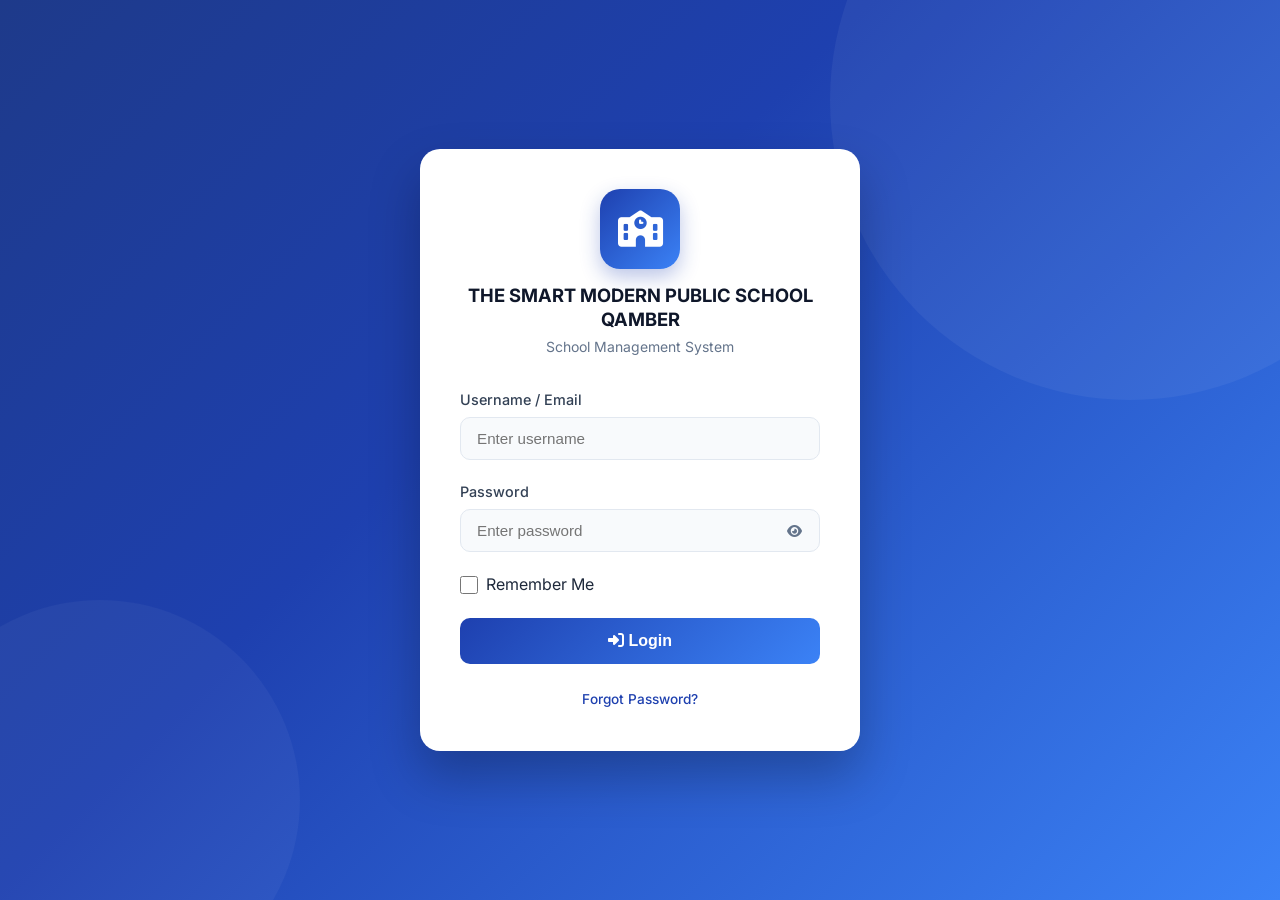
<file: index.html>
<!DOCTYPE html>
<html lang="en">
<head>
  <meta charset="UTF-8">
  <meta name="viewport" content="width=device-width, initial-scale=1.0">
  <title>THE SMART MODERN PUBLIC SCHOOL QAMBER</title>
  <script>
    try {
      const user = localStorage.getItem('sms_current_user');
      if (user) {
        window.location.href = 'dashboard.html';
      } else {
        window.location.href = 'login.html';
      }
    } catch(e) {
      window.location.href = 'login.html';
    }
  </script>
</head>
<body>
  <p>Redirecting...</p>
</body>
</html>
</file>
<file: css/style.css>
/* =====================================================
   THE SMART MODERN PUBLIC SCHOOL QAMBER
   School Management System - Main Styles
   ===================================================== */

:root {
  --primary: #1e40af;
  --primary-dark: #1e3a8a;
  --primary-light: #3b82f6;
  --secondary: #64748b;
  --success: #059669;
  --danger: #dc2626;
  --warning: #d97706;
  --info: #0891b2;
  --light: #f8fafc;
  --dark: #0f172a;
  --sidebar-width: 280px;
  --sidebar-collapsed: 70px;
  --topbar-height: 65px;
  --border-radius: 12px;
  --shadow: 0 1px 3px rgba(0,0,0,0.08), 0 4px 12px rgba(0,0,0,0.05);
  --shadow-lg: 0 4px 20px rgba(0,0,0,0.1);
  --transition: all 0.25s ease;
}

* {
  margin: 0;
  padding: 0;
  box-sizing: border-box;
}

body {
  font-family: 'Inter', 'Segoe UI', system-ui, -apple-system, sans-serif;
  background: #f1f5f9;
  color: #1e293b;
  line-height: 1.6;
  overflow-x: hidden;
}

/* ========== LOGIN PAGE ========== */
.login-page {
  min-height: 100vh;
  display: flex;
  align-items: center;
  justify-content: center;
  background: linear-gradient(135deg, #1e3a8a 0%, #1e40af 40%, #3b82f6 100%);
  padding: 20px;
  position: relative;
  overflow: hidden;
}

.login-page::before {
  content: '';
  position: absolute;
  width: 600px;
  height: 600px;
  background: rgba(255,255,255,0.05);
  border-radius: 50%;
  top: -200px;
  right: -150px;
}

.login-page::after {
  content: '';
  position: absolute;
  width: 400px;
  height: 400px;
  background: rgba(255,255,255,0.04);
  border-radius: 50%;
  bottom: -100px;
  left: -100px;
}

.login-card {
  background: white;
  border-radius: 20px;
  box-shadow: 0 25px 50px rgba(0,0,0,0.25);
  width: 100%;
  max-width: 440px;
  padding: 40px;
  position: relative;
  z-index: 1;
}

.login-logo {
  text-align: center;
  margin-bottom: 30px;
}

.login-logo .school-icon {
  width: 80px;
  height: 80px;
  background: linear-gradient(135deg, var(--primary), var(--primary-light));
  border-radius: 20px;
  display: flex;
  align-items: center;
  justify-content: center;
  margin: 0 auto 15px;
  color: white;
  font-size: 36px;
  box-shadow: 0 8px 20px rgba(30, 64, 175, 0.3);
}

.login-logo h1 {
  font-size: 1.15rem;
  font-weight: 700;
  color: var(--dark);
  margin-bottom: 4px;
  line-height: 1.3;
}

.login-logo p {
  color: var(--secondary);
  font-size: 0.875rem;
}

.demo-badge {
  background: #fef3c7;
  color: #92400e;
  font-size: 0.75rem;
  padding: 6px 12px;
  border-radius: 20px;
  display: inline-flex;
  align-items: center;
  gap: 6px;
  margin-top: 10px;
  font-weight: 500;
}

.form-group {
  margin-bottom: 20px;
}

.form-group label {
  display: block;
  font-weight: 500;
  margin-bottom: 6px;
  font-size: 0.9rem;
  color: #334155;
}

.form-control {
  width: 100%;
  padding: 12px 16px;
  border: 1.5px solid #e2e8f0;
  border-radius: 10px;
  font-size: 0.95rem;
  transition: var(--transition);
  background: #f8fafc;
}

.form-control:focus {
  outline: none;
  border-color: var(--primary);
  background: white;
  box-shadow: 0 0 0 3px rgba(30, 64, 175, 0.15);
}

.password-wrapper {
  position: relative;
}

.password-wrapper .toggle-password {
  position: absolute;
  right: 14px;
  top: 50%;
  transform: translateY(-50%);
  background: none;
  border: none;
  color: var(--secondary);
  cursor: pointer;
  padding: 4px;
}

.form-check {
  display: flex;
  align-items: center;
  gap: 8px;
  margin-bottom: 20px;
}

.form-check input {
  width: 18px;
  height: 18px;
  accent-color: var(--primary);
}

.btn-login {
  width: 100%;
  padding: 14px;
  background: linear-gradient(135deg, var(--primary), var(--primary-light));
  color: white;
  border: none;
  border-radius: 10px;
  font-size: 1rem;
  font-weight: 600;
  cursor: pointer;
  transition: var(--transition);
}

.btn-login:hover {
  transform: translateY(-1px);
  box-shadow: 0 6px 20px rgba(30, 64, 175, 0.35);
}

.login-footer {
  text-align: center;
  margin-top: 25px;
  font-size: 0.85rem;
  color: var(--secondary);
}

.login-footer a {
  color: var(--primary);
  text-decoration: none;
  font-weight: 500;
}

.demo-accounts {
  margin-top: 25px;
  padding: 15px;
  background: #f1f5f9;
  border-radius: 10px;
  font-size: 0.8rem;
}

.demo-accounts h6 {
  font-size: 0.8rem;
  margin-bottom: 8px;
  color: var(--dark);
}

.demo-accounts code {
  background: white;
  padding: 2px 6px;
  border-radius: 4px;
  font-size: 0.75rem;
}

.alert {
  padding: 12px 16px;
  border-radius: 10px;
  margin-bottom: 20px;
  font-size: 0.9rem;
}

.alert-danger {
  background: #fef2f2;
  color: #991b1b;
  border: 1px solid #fecaca;
}

.alert-success {
  background: #f0fdf4;
  color: #166534;
  border: 1px solid #bbf7d0;
}

/* ========== LAYOUT ========== */
.app-wrapper {
  display: flex;
  min-height: 100vh;
}

/* Sidebar */
.sidebar {
  width: var(--sidebar-width);
  background: linear-gradient(180deg, #0f172a 0%, #1e293b 100%);
  color: #cbd5e1;
  position: fixed;
  top: 0;
  left: 0;
  height: 100vh;
  z-index: 1000;
  transition: var(--transition);
  overflow-y: auto;
  overflow-x: hidden;
}

.sidebar.collapsed {
  width: var(--sidebar-collapsed);
}

.sidebar-header {
  padding: 20px;
  display: flex;
  align-items: center;
  gap: 12px;
  border-bottom: 1px solid rgba(255,255,255,0.08);
  min-height: var(--topbar-height);
}

.sidebar-logo {
  width: 42px;
  height: 42px;
  background: linear-gradient(135deg, var(--primary-light), var(--primary));
  border-radius: 12px;
  display: flex;
  align-items: center;
  justify-content: center;
  color: white;
  font-size: 20px;
  flex-shrink: 0;
}

.sidebar-brand {
  font-size: 0.85rem;
  font-weight: 700;
  color: white;
  line-height: 1.3;
  white-space: nowrap;
  overflow: hidden;
}

.sidebar.collapsed .sidebar-brand,
.sidebar.collapsed .nav-text,
.sidebar.collapsed .nav-section-title {
  display: none;
}

.sidebar-nav {
  padding: 15px 10px;
}

.nav-section-title {
  font-size: 0.7rem;
  text-transform: uppercase;
  letter-spacing: 0.05em;
  color: #64748b;
  padding: 12px 12px 6px;
  font-weight: 600;
}

.nav-item {
  margin-bottom: 2px;
}

.nav-link {
  display: flex;
  align-items: center;
  gap: 12px;
  padding: 11px 14px;
  color: #94a3b8;
  text-decoration: none;
  border-radius: 10px;
  font-size: 0.9rem;
  font-weight: 500;
  transition: var(--transition);
  cursor: pointer;
  border: none;
  background: none;
  width: 100%;
  text-align: left;
}

.nav-link:hover {
  background: rgba(255,255,255,0.06);
  color: white;
}

.nav-link.active {
  background: rgba(59, 130, 246, 0.2);
  color: #60a5fa;
}

.nav-link i {
  width: 22px;
  text-align: center;
  font-size: 1.1rem;
  flex-shrink: 0;
}

.nav-link .badge {
  margin-left: auto;
  font-size: 0.7rem;
}

.submenu {
  padding-left: 20px;
  display: none;
}

.submenu.show {
  display: block;
}

.submenu .nav-link {
  padding: 8px 14px;
  font-size: 0.85rem;
}

/* Main Content */
.main-content {
  margin-left: var(--sidebar-width);
  flex: 1;
  min-height: 100vh;
  transition: var(--transition);
}

.main-content.expanded {
  margin-left: var(--sidebar-collapsed);
}

/* Topbar */
.topbar {
  height: var(--topbar-height);
  background: white;
  border-bottom: 1px solid #e2e8f0;
  display: flex;
  align-items: center;
  justify-content: space-between;
  padding: 0 25px;
  position: sticky;
  top: 0;
  z-index: 100;
  box-shadow: 0 1px 3px rgba(0,0,0,0.04);
}

.topbar-left {
  display: flex;
  align-items: center;
  gap: 15px;
}

.sidebar-toggle {
  background: none;
  border: none;
  font-size: 1.3rem;
  color: var(--secondary);
  cursor: pointer;
  padding: 8px;
  border-radius: 8px;
  transition: var(--transition);
}

.sidebar-toggle:hover {
  background: #f1f5f9;
  color: var(--primary);
}

.page-title {
  font-size: 1.25rem;
  font-weight: 600;
  color: var(--dark);
}

.topbar-right {
  display: flex;
  align-items: center;
  gap: 15px;
}

.search-box {
  position: relative;
}

.search-box input {
  padding: 8px 14px 8px 38px;
  border: 1.5px solid #e2e8f0;
  border-radius: 10px;
  width: 260px;
  font-size: 0.9rem;
  background: #f8fafc;
  transition: var(--transition);
}

.search-box input:focus {
  outline: none;
  border-color: var(--primary);
  background: white;
  width: 300px;
}

.search-box i {
  position: absolute;
  left: 12px;
  top: 50%;
  transform: translateY(-50%);
  color: var(--secondary);
}

.notification-btn, .user-menu-btn {
  background: none;
  border: none;
  position: relative;
  padding: 8px;
  border-radius: 10px;
  cursor: pointer;
  color: var(--secondary);
  transition: var(--transition);
}

.notification-btn:hover, .user-menu-btn:hover {
  background: #f1f5f9;
}

.notification-btn .badge {
  position: absolute;
  top: 2px;
  right: 2px;
  background: var(--danger);
  color: white;
  font-size: 0.65rem;
  width: 16px;
  height: 16px;
  border-radius: 50%;
  display: flex;
  align-items: center;
  justify-content: center;
}

.user-avatar {
  width: 38px;
  height: 38px;
  border-radius: 10px;
  background: linear-gradient(135deg, var(--primary), var(--primary-light));
  color: white;
  display: flex;
  align-items: center;
  justify-content: center;
  font-weight: 600;
  font-size: 0.9rem;
}

.user-info {
  text-align: left;
}

.user-info .name {
  font-weight: 600;
  font-size: 0.9rem;
  color: var(--dark);
}

.user-info .role {
  font-size: 0.75rem;
  color: var(--secondary);
}

/* Content Area */
.content-area {
  padding: 25px;
}

/* Cards */
.stat-card {
  background: white;
  border-radius: var(--border-radius);
  padding: 22px;
  box-shadow: var(--shadow);
  transition: var(--transition);
  height: 100%;
  border: 1px solid #f1f5f9;
}

.stat-card:hover {
  box-shadow: var(--shadow-lg);
  transform: translateY(-2px);
}

.stat-card .stat-icon {
  width: 48px;
  height: 48px;
  border-radius: 12px;
  display: flex;
  align-items: center;
  justify-content: center;
  font-size: 1.3rem;
  margin-bottom: 12px;
}

.stat-card .stat-icon.blue { background: #dbeafe; color: #1e40af; }
.stat-card .stat-icon.green { background: #d1fae5; color: #059669; }
.stat-card .stat-icon.orange { background: #ffedd5; color: #d97706; }
.stat-card .stat-icon.purple { background: #ede9fe; color: #7c3aed; }
.stat-card .stat-icon.red { background: #fee2e2; color: #dc2626; }
.stat-card .stat-icon.cyan { background: #cffafe; color: #0891b2; }

.stat-card .stat-value {
  font-size: 1.75rem;
  font-weight: 700;
  color: var(--dark);
  line-height: 1.2;
}

.stat-card .stat-label {
  font-size: 0.875rem;
  color: var(--secondary);
  margin-top: 4px;
}

.stat-card .stat-change {
  font-size: 0.8rem;
  margin-top: 8px;
  display: flex;
  align-items: center;
  gap: 4px;
}

.stat-change.up { color: var(--success); }
.stat-change.down { color: var(--danger); }

/* Chart Cards */
.chart-card {
  background: white;
  border-radius: var(--border-radius);
  padding: 22px;
  box-shadow: var(--shadow);
  border: 1px solid #f1f5f9;
  height: 100%;
}

.chart-card h5 {
  font-size: 1rem;
  font-weight: 600;
  margin-bottom: 15px;
  color: var(--dark);
}

/* Tables */
.table-card {
  background: white;
  border-radius: var(--border-radius);
  box-shadow: var(--shadow);
  border: 1px solid #f1f5f9;
  overflow: hidden;
}

.table-header {
  padding: 18px 22px;
  border-bottom: 1px solid #f1f5f9;
  display: flex;
  align-items: center;
  justify-content: space-between;
  flex-wrap: wrap;
  gap: 12px;
}

.table-header h5 {
  font-size: 1.05rem;
  font-weight: 600;
  margin: 0;
}

.table-responsive {
  overflow-x: auto;
}

.custom-table {
  width: 100%;
  border-collapse: collapse;
}

.custom-table th {
  background: #f8fafc;
  padding: 12px 16px;
  text-align: left;
  font-size: 0.8rem;
  font-weight: 600;
  color: var(--secondary);
  text-transform: uppercase;
  letter-spacing: 0.03em;
  border-bottom: 1px solid #e2e8f0;
  white-space: nowrap;
}

.custom-table td {
  padding: 14px 16px;
  border-bottom: 1px solid #f1f5f9;
  font-size: 0.9rem;
  vertical-align: middle;
}

.custom-table tr:hover {
  background: #f8fafc;
}

.custom-table tr:last-child td {
  border-bottom: none;
}

/* Buttons */
.btn {
  padding: 9px 18px;
  border-radius: 9px;
  font-size: 0.875rem;
  font-weight: 500;
  border: none;
  cursor: pointer;
  display: inline-flex;
  align-items: center;
  gap: 6px;
  transition: var(--transition);
  text-decoration: none;
}

.btn-primary {
  background: var(--primary);
  color: white;
}

.btn-primary:hover {
  background: var(--primary-dark);
  color: white;
}

.btn-success {
  background: var(--success);
  color: white;
}

.btn-danger {
  background: var(--danger);
  color: white;
}

.btn-outline {
  background: white;
  border: 1.5px solid #e2e8f0;
  color: var(--dark);
}

.btn-outline:hover {
  background: #f8fafc;
  border-color: #cbd5e1;
}

.btn-sm {
  padding: 6px 12px;
  font-size: 0.8rem;
}

.btn-icon {
  width: 34px;
  height: 34px;
  padding: 0;
  display: inline-flex;
  align-items: center;
  justify-content: center;
  border-radius: 8px;
}

/* Badges */
.badge {
  display: inline-flex;
  align-items: center;
  padding: 4px 10px;
  border-radius: 20px;
  font-size: 0.75rem;
  font-weight: 500;
}

.badge-success { background: #d1fae5; color: #065f46; }
.badge-danger { background: #fee2e2; color: #991b1b; }
.badge-warning { background: #fef3c7; color: #92400e; }
.badge-info { background: #cffafe; color: #155e75; }
.badge-primary { background: #dbeafe; color: #1e40af; }
.badge-secondary { background: #f1f5f9; color: #475569; }

/* Modal */
.modal-overlay {
  position: fixed;
  inset: 0;
  background: rgba(15, 23, 42, 0.5);
  z-index: 2000;
  display: none;
  align-items: center;
  justify-content: center;
  padding: 20px;
  backdrop-filter: blur(2px);
}

.modal-overlay.show {
  display: flex;
}

.modal-dialog {
  background: white;
  border-radius: 16px;
  width: 100%;
  max-width: 600px;
  max-height: 90vh;
  overflow-y: auto;
  box-shadow: 0 25px 50px rgba(0,0,0,0.25);
  animation: modalIn 0.25s ease;
}

.modal-dialog.modal-lg {
  max-width: 800px;
}

@keyframes modalIn {
  from { opacity: 0; transform: scale(0.95) translateY(10px); }
  to { opacity: 1; transform: scale(1) translateY(0); }
}

.modal-header {
  padding: 20px 24px;
  border-bottom: 1px solid #f1f5f9;
  display: flex;
  align-items: center;
  justify-content: space-between;
}

.modal-header h5 {
  font-size: 1.1rem;
  font-weight: 600;
  margin: 0;
}

.modal-close {
  background: none;
  border: none;
  font-size: 1.3rem;
  color: var(--secondary);
  cursor: pointer;
  padding: 4px;
  border-radius: 6px;
}

.modal-close:hover {
  background: #f1f5f9;
}

.modal-body {
  padding: 24px;
}

.modal-footer {
  padding: 16px 24px;
  border-top: 1px solid #f1f5f9;
  display: flex;
  justify-content: flex-end;
  gap: 10px;
}

/* Forms */
.form-row {
  display: grid;
  grid-template-columns: 1fr 1fr;
  gap: 16px;
}

.form-group.full {
  grid-column: 1 / -1;
}

.form-select {
  width: 100%;
  padding: 11px 14px;
  border: 1.5px solid #e2e8f0;
  border-radius: 10px;
  font-size: 0.9rem;
  background: #f8fafc;
  cursor: pointer;
}

.form-select:focus {
  outline: none;
  border-color: var(--primary);
  background: white;
}

/* Toast */
.toast-container {
  position: fixed;
  top: 20px;
  right: 20px;
  z-index: 3000;
  display: flex;
  flex-direction: column;
  gap: 10px;
}

.toast {
  background: white;
  padding: 14px 20px;
  border-radius: 12px;
  box-shadow: var(--shadow-lg);
  display: flex;
  align-items: center;
  gap: 12px;
  min-width: 300px;
  animation: toastIn 0.3s ease;
  border-left: 4px solid var(--success);
}

.toast.error {
  border-left-color: var(--danger);
}

.toast.warning {
  border-left-color: var(--warning);
}

@keyframes toastIn {
  from { opacity: 0; transform: translateX(30px); }
  to { opacity: 1; transform: translateX(0); }
}

/* Empty State */
.empty-state {
  text-align: center;
  padding: 60px 20px;
  color: var(--secondary);
}

.empty-state i {
  font-size: 3rem;
  margin-bottom: 15px;
  opacity: 0.4;
}

.empty-state h5 {
  font-weight: 600;
  margin-bottom: 8px;
  color: var(--dark);
}

/* Profile Card */
.profile-header {
  background: linear-gradient(135deg, var(--primary), var(--primary-light));
  color: white;
  padding: 30px;
  border-radius: var(--border-radius) var(--border-radius) 0 0;
  display: flex;
  align-items: center;
  gap: 20px;
}

.profile-avatar {
  width: 90px;
  height: 90px;
  border-radius: 16px;
  background: rgba(255,255,255,0.2);
  display: flex;
  align-items: center;
  justify-content: center;
  font-size: 2.5rem;
  border: 3px solid rgba(255,255,255,0.3);
}

/* Settings */
.settings-section {
  background: white;
  border-radius: var(--border-radius);
  padding: 25px;
  box-shadow: var(--shadow);
  margin-bottom: 20px;
}

.settings-section h5 {
  font-size: 1.05rem;
  font-weight: 600;
  margin-bottom: 20px;
  padding-bottom: 12px;
  border-bottom: 1px solid #f1f5f9;
}

/* WhatsApp Float */
.whatsapp-float {
  position: fixed;
  bottom: 25px;
  right: 25px;
  width: 56px;
  height: 56px;
  background: #25d366;
  color: white;
  border-radius: 50%;
  display: flex;
  align-items: center;
  justify-content: center;
  font-size: 1.8rem;
  box-shadow: 0 4px 15px rgba(37, 211, 102, 0.4);
  z-index: 999;
  text-decoration: none;
  transition: var(--transition);
}

.whatsapp-float:hover {
  transform: scale(1.1);
  color: white;
}

/* Progress Bar */
.progress {
  height: 8px;
  background: #e2e8f0;
  border-radius: 10px;
  overflow: hidden;
}

.progress-bar {
  height: 100%;
  background: var(--primary);
  border-radius: 10px;
  transition: width 0.5s ease;
}

/* Dropdown */
.dropdown-menu {
  position: absolute;
  top: 100%;
  right: 0;
  background: white;
  border-radius: 12px;
  box-shadow: var(--shadow-lg);
  min-width: 200px;
  padding: 8px;
  display: none;
  z-index: 200;
  border: 1px solid #f1f5f9;
}

.dropdown-menu.show {
  display: block;
}

.dropdown-item {
  display: flex;
  align-items: center;
  gap: 10px;
  padding: 10px 14px;
  border-radius: 8px;
  color: var(--dark);
  text-decoration: none;
  font-size: 0.9rem;
  cursor: pointer;
  border: none;
  background: none;
  width: 100%;
  text-align: left;
}

.dropdown-item:hover {
  background: #f1f5f9;
}

.dropdown-divider {
  height: 1px;
  background: #f1f5f9;
  margin: 6px 0;
}

/* Tabs */
.nav-tabs {
  display: flex;
  gap: 4px;
  border-bottom: 2px solid #e2e8f0;
  margin-bottom: 20px;
  flex-wrap: wrap;
}

.nav-tabs .tab-btn {
  padding: 10px 18px;
  border: none;
  background: none;
  font-weight: 500;
  color: var(--secondary);
  cursor: pointer;
  border-bottom: 2px solid transparent;
  margin-bottom: -2px;
  transition: var(--transition);
}

.nav-tabs .tab-btn.active {
  color: var(--primary);
  border-bottom-color: var(--primary);
}

/* Utility */
.text-muted { color: var(--secondary) !important; }
.text-primary { color: var(--primary) !important; }
.fw-bold { font-weight: 700; }
.mb-0 { margin-bottom: 0; }
.mb-3 { margin-bottom: 1rem; }
.mt-3 { margin-top: 1rem; }
.d-flex { display: flex; }
.align-items-center { align-items: center; }
.justify-content-between { justify-content: space-between; }
.gap-2 { gap: 0.5rem; }
.gap-3 { gap: 1rem; }
.w-100 { width: 100%; }

/* Grid */
.row {
  display: flex;
  flex-wrap: wrap;
  margin: 0 -10px;
}

.col-md-3, .col-md-4, .col-md-6, .col-md-8, .col-md-12, .col-lg-3, .col-lg-4, .col-lg-6, .col-lg-8 {
  padding: 0 10px;
  margin-bottom: 20px;
}

.col-md-3, .col-lg-3 { width: 25%; }
.col-md-4, .col-lg-4 { width: 33.333%; }
.col-md-6, .col-lg-6 { width: 50%; }
.col-md-8, .col-lg-8 { width: 66.666%; }
.col-md-12 { width: 100%; }

@media (max-width: 992px) {
  .col-md-3, .col-md-4, .col-lg-3, .col-lg-4 { width: 50%; }
  .col-md-6, .col-lg-6, .col-md-8, .col-lg-8 { width: 100%; }
}

@media (max-width: 576px) {
  .col-md-3, .col-md-4, .col-md-6, .col-lg-3, .col-lg-4, .col-lg-6 { width: 100%; }
  .form-row { grid-template-columns: 1fr; }
}
</file>
<file: css/responsive.css>
/* Responsive Styles */

@media (max-width: 1200px) {
  .search-box input {
    width: 200px;
  }
  .search-box input:focus {
    width: 240px;
  }
}

@media (max-width: 992px) {
  .sidebar {
    transform: translateX(-100%);
  }
  
  .sidebar.mobile-open {
    transform: translateX(0);
  }
  
  .main-content {
    margin-left: 0 !important;
  }
  
  .main-content.expanded {
    margin-left: 0 !important;
  }
  
  .sidebar-overlay {
    position: fixed;
    inset: 0;
    background: rgba(0,0,0,0.4);
    z-index: 999;
    display: none;
  }
  
  .sidebar-overlay.show {
    display: block;
  }
  
  .search-box {
    display: none;
  }
  
  .user-info {
    display: none;
  }
}

@media (max-width: 768px) {
  .content-area {
    padding: 15px;
  }
  
  .topbar {
    padding: 0 15px;
  }
  
  .page-title {
    font-size: 1.1rem;
  }
  
  .stat-card .stat-value {
    font-size: 1.5rem;
  }
  
  .table-header {
    flex-direction: column;
    align-items: flex-start;
  }
  
  .login-card {
    padding: 30px 20px;
  }
  
  .modal-dialog {
    margin: 10px;
  }
  
  .profile-header {
    flex-direction: column;
    text-align: center;
  }
}

@media (max-width: 480px) {
  .stat-card {
    padding: 16px;
  }
  
  .btn {
    padding: 8px 14px;
    font-size: 0.8rem;
  }
  
  .whatsapp-float {
    width: 50px;
    height: 50px;
    bottom: 15px;
    right: 15px;
    font-size: 1.5rem;
  }
}

/* Print Styles */
@media print {
  .sidebar, .topbar, .whatsapp-float, .btn, .no-print {
    display: none !important;
  }
  
  .main-content {
    margin-left: 0 !important;
  }
  
  .content-area {
    padding: 0;
  }
  
  body {
    background: white;
  }
}
</file>
